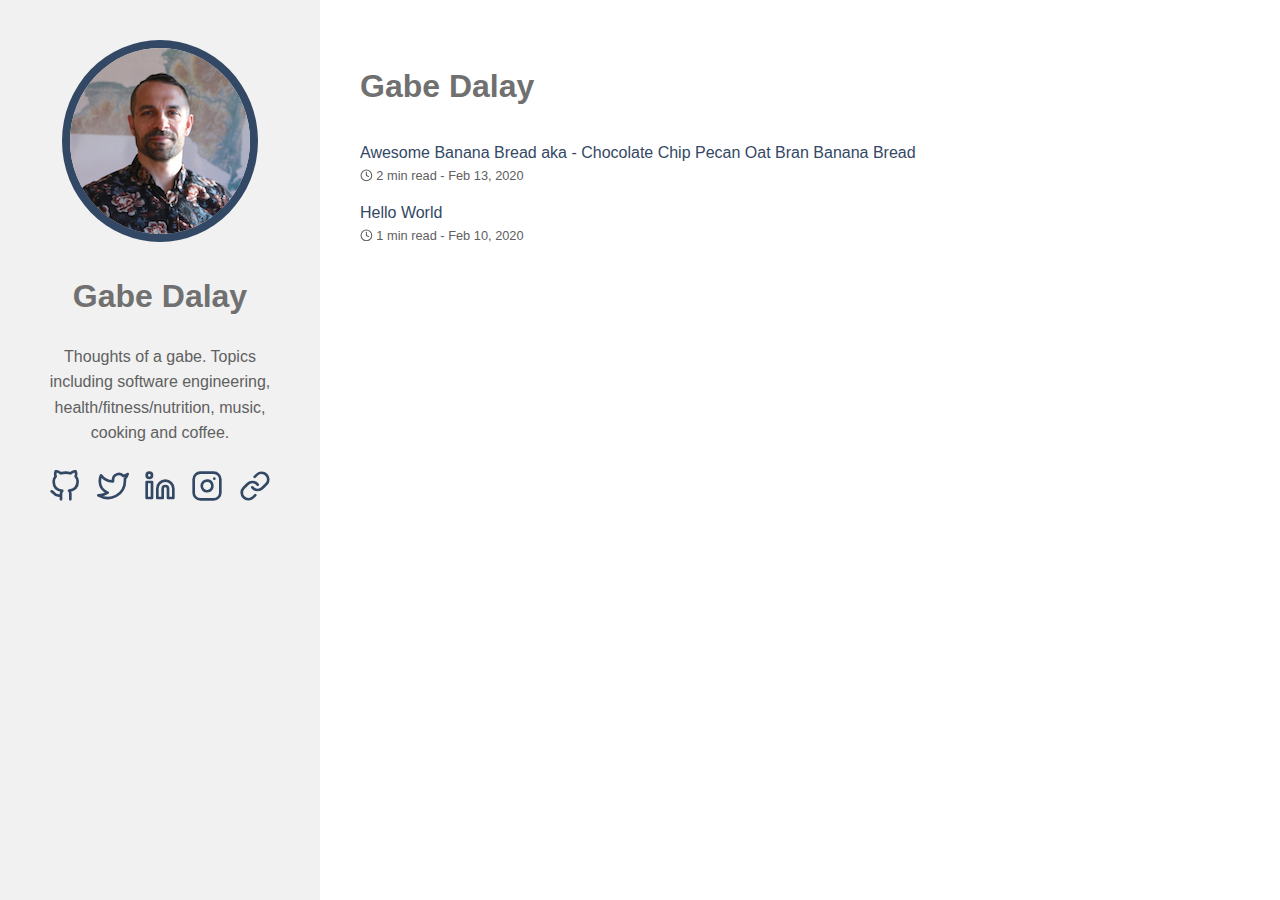
<file: index.html>
<!doctype html>
<html lang="en-us">

<head>
  <title>Gabe Dalay</title>
  <meta charset="utf-8" />
  <meta name="generator" content="Hugo 0.64.1" />
  <meta name="viewport" content="width=device-width, initial-scale=1" />
  <meta name="author" content="Gabe Dalay" />
  <meta name="description"
    content="Thoughts of a gabe. Topics including software engineering, health/fitness/nutrition, music, cooking and coffee." />
  <meta property="og:image" content="/avatar.jpg">
  <meta property="og:image:type" content="image/png">
  <meta property="og:image:width" content="1024">
  <meta property="og:image:height" content="1024">
  <link rel="stylesheet" href="/css/main.min.9487cddf2a8cffd29d946139c5a83c3acddb0e80f758254198f102aa512329da.css" />

  
  <meta name="twitter:card" content="summary"/>
<meta name="twitter:title" content="Gabe Dalay"/>
<meta name="twitter:description" content="Thoughts of a gabe. Topics including software engineering, health/fitness/nutrition, music, cooking and coffee."/>

  <meta property="og:title" content="Gabe Dalay" />
<meta property="og:description" content="Thoughts of a gabe. Topics including software engineering, health/fitness/nutrition, music, cooking and coffee." />
<meta property="og:type" content="website" />
<meta property="og:url" content="/" />
<meta property="og:updated_time" content="2020-02-13T19:34:22-05:00" />


</head>

<body>
  <header class="app-header">
    <a href="/"><img class="app-header-avatar"
        src="/avatar.jpg"
        alt="Gabe Dalay" /></a>
    <h1>Gabe Dalay</h1>
    <p>
      Thoughts of a gabe. Topics including software engineering, health/fitness/nutrition, music, cooking and coffee.
    </p>
    <div class="app-header-social">
      
      <a target="_blank" href="https://github.com/jebrial"
        rel="noreferrer noopener"><svg xmlns="http://www.w3.org/2000/svg" width="24" height="24" viewBox="0 0 24 24" fill="none" stroke="currentColor" stroke-width="2" stroke-linecap="round" stroke-linejoin="round" class="icon icon-github">
  <title>github</title>
  <path d="M9 19c-5 1.5-5-2.5-7-3m14 6v-3.87a3.37 3.37 0 0 0-.94-2.61c3.14-.35 6.44-1.54 6.44-7A5.44 5.44 0 0 0 20 4.77 5.07 5.07 0 0 0 19.91 1S18.73.65 16 2.48a13.38 13.38 0 0 0-7 0C6.27.65 5.09 1 5.09 1A5.07 5.07 0 0 0 5 4.77a5.44 5.44 0 0 0-1.5 3.78c0 5.42 3.3 6.61 6.44 7A3.37 3.37 0 0 0 9 18.13V22"></path>
</svg></a>
      
      <a target="_blank" href="https://twitter.com/gabedalay"
        rel="noreferrer noopener"><svg xmlns="http://www.w3.org/2000/svg" width="24" height="24" viewBox="0 0 24 24" fill="none" stroke="currentColor" stroke-width="2" stroke-linecap="round" stroke-linejoin="round" class="icon icon-twitter">
  <title>twitter</title>
  <path d="M23 3a10.9 10.9 0 0 1-3.14 1.53 4.48 4.48 0 0 0-7.86 3v1A10.66 10.66 0 0 1 3 4s-4 9 5 13a11.64 11.64 0 0 1-7 2c9 5 20 0 20-11.5a4.5 4.5 0 0 0-.08-.83A7.72 7.72 0 0 0 23 3z"></path>
</svg></a>
      
      <a target="_blank" href="https://www.linkedin.com/in/gabrieldalay/"
        rel="noreferrer noopener"><svg xmlns="http://www.w3.org/2000/svg" width="24" height="24" viewBox="0 0 24 24" fill="none" stroke="currentColor" stroke-width="2" stroke-linecap="round" stroke-linejoin="round" class="icon icon-linkedin">
  <title>linkedin</title>
  <path d="M16 8a6 6 0 0 1 6 6v7h-4v-7a2 2 0 0 0-2-2 2 2 0 0 0-2 2v7h-4v-7a6 6 0 0 1 6-6z"></path><rect x="2" y="9" width="4" height="12"></rect><circle cx="4" cy="4" r="2"></circle>
</svg></a>
      
      <a target="_blank" href="https://www.instagram.com/jebrial/"
        rel="noreferrer noopener"><svg xmlns="http://www.w3.org/2000/svg" width="24" height="24" viewBox="0 0 24 24" fill="none" stroke="currentColor" stroke-width="2" stroke-linecap="round" stroke-linejoin="round" class="icon icon-instagram">
  <title>instagram</title>
  <rect x="2" y="2" width="20" height="20" rx="5" ry="5"></rect><path d="M16 11.37A4 4 0 1 1 12.63 8 4 4 0 0 1 16 11.37z"></path><line x1="17.5" y1="6.5" x2="17.5" y2="6.5"></line>
</svg></a>
      
      <a target="_blank" href="https://soundcloud.com/xjebrialx"
        rel="noreferrer noopener"><svg xmlns="http://www.w3.org/2000/svg" width="24" height="24" viewBox="0 0 24 24" fill="none" stroke="currentColor" stroke-width="2" stroke-linecap="round" stroke-linejoin="round" class="icon icon-link">
  <path d="M10 13a5 5 0 0 0 7.54.54l3-3a5 5 0 0 0-7.07-7.07l-1.72 1.71"></path>
  <path d="M14 11a5 5 0 0 0-7.54-.54l-3 3a5 5 0 0 0 7.07 7.07l1.71-1.71"></path>
</svg></a>
      
    </div>
  </header>
  <main class="app-container">
    
  <article>
    <h1>Gabe Dalay</h1>
    <ul class="posts-list">
      
        <li class="posts-list-item">
          <a class="posts-list-item-title" href="/posts/awesome-banana-bread/">Awesome Banana Bread aka - Chocolate Chip Pecan Oat Bran Banana Bread</a>
          <span class="posts-list-item-description">
            <svg xmlns="http://www.w3.org/2000/svg" width="24" height="24" viewBox="0 0 24 24" fill="none" stroke="currentColor" stroke-width="2" stroke-linecap="round" stroke-linejoin="round" class="icon icon-clock">
  <title>clock</title>
  <circle cx="12" cy="12" r="10"></circle><polyline points="12 6 12 12 16 14"></polyline>
</svg> 2 min read -
            Feb 13, 2020
          </span>
        </li>
      
        <li class="posts-list-item">
          <a class="posts-list-item-title" href="/posts/hello-world/">Hello World</a>
          <span class="posts-list-item-description">
            <svg xmlns="http://www.w3.org/2000/svg" width="24" height="24" viewBox="0 0 24 24" fill="none" stroke="currentColor" stroke-width="2" stroke-linecap="round" stroke-linejoin="round" class="icon icon-clock">
  <title>clock</title>
  <circle cx="12" cy="12" r="10"></circle><polyline points="12 6 12 12 16 14"></polyline>
</svg> 1 min read -
            Feb 10, 2020
          </span>
        </li>
      
    </ul>
    



  </article>

  </main>
</body>

</html>
</file>
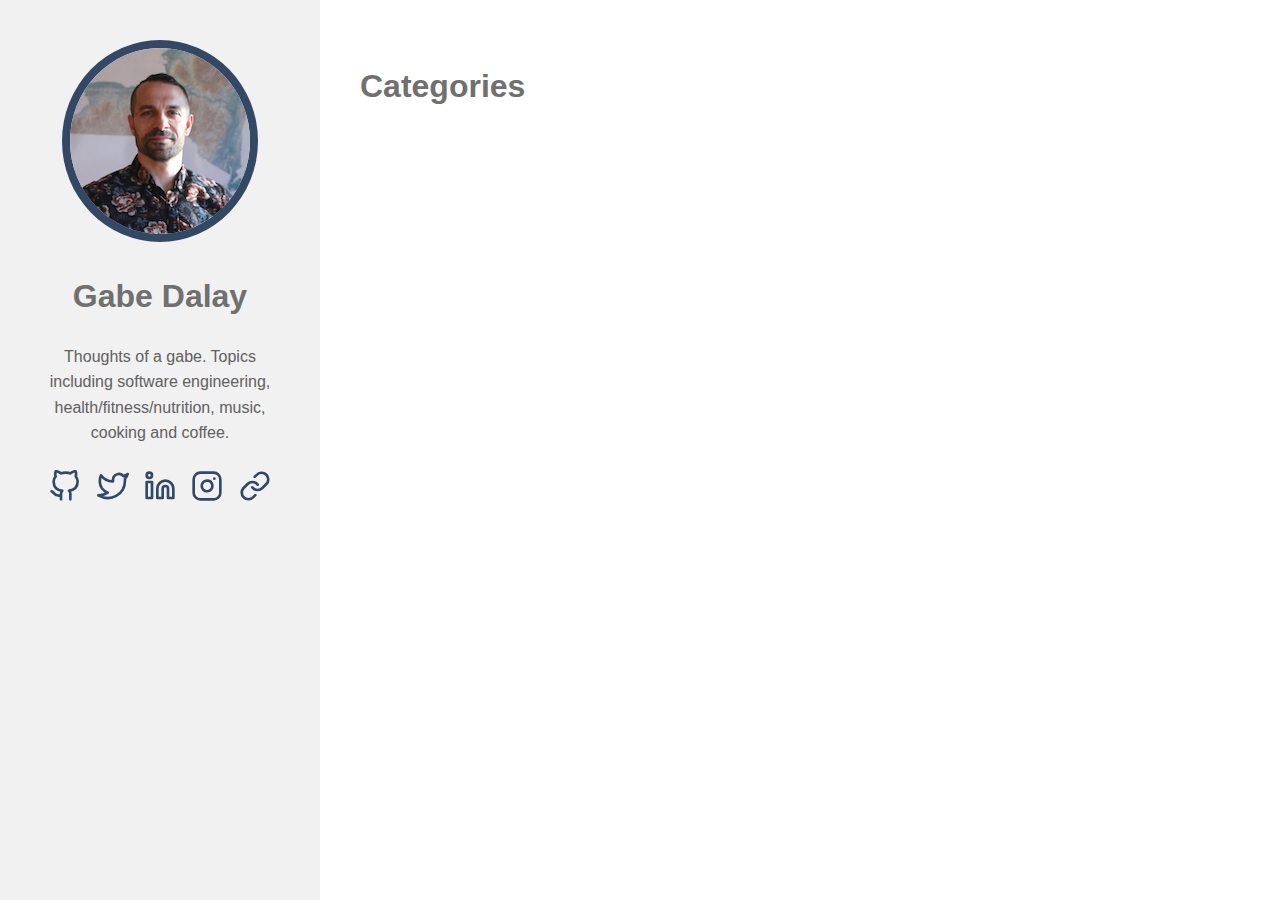
<file: categories/index.html>
<!doctype html>
<html lang="en-us">

<head>
  <title>Categories // Gabe Dalay</title>
  <meta charset="utf-8" />
  <meta name="generator" content="Hugo 0.64.1" />
  <meta name="viewport" content="width=device-width, initial-scale=1" />
  <meta name="author" content="Gabe Dalay" />
  <meta name="description"
    content="" />
  <meta property="og:image" content="/avatar.jpg">
  <meta property="og:image:type" content="image/png">
  <meta property="og:image:width" content="1024">
  <meta property="og:image:height" content="1024">
  <link rel="stylesheet" href="/css/main.min.9487cddf2a8cffd29d946139c5a83c3acddb0e80f758254198f102aa512329da.css" />

  
  <meta name="twitter:card" content="summary"/>
<meta name="twitter:title" content="Categories"/>
<meta name="twitter:description" content="Thoughts of a gabe. Topics including software engineering, health/fitness/nutrition, music, cooking and coffee."/>

  <meta property="og:title" content="Categories" />
<meta property="og:description" content="Thoughts of a gabe. Topics including software engineering, health/fitness/nutrition, music, cooking and coffee." />
<meta property="og:type" content="website" />
<meta property="og:url" content="/categories/" />



</head>

<body>
  <header class="app-header">
    <a href="/"><img class="app-header-avatar"
        src="/avatar.jpg"
        alt="Gabe Dalay" /></a>
    <h1>Gabe Dalay</h1>
    <p>
      Thoughts of a gabe. Topics including software engineering, health/fitness/nutrition, music, cooking and coffee.
    </p>
    <div class="app-header-social">
      
      <a target="_blank" href="https://github.com/jebrial"
        rel="noreferrer noopener"><svg xmlns="http://www.w3.org/2000/svg" width="24" height="24" viewBox="0 0 24 24" fill="none" stroke="currentColor" stroke-width="2" stroke-linecap="round" stroke-linejoin="round" class="icon icon-github">
  <title>github</title>
  <path d="M9 19c-5 1.5-5-2.5-7-3m14 6v-3.87a3.37 3.37 0 0 0-.94-2.61c3.14-.35 6.44-1.54 6.44-7A5.44 5.44 0 0 0 20 4.77 5.07 5.07 0 0 0 19.91 1S18.73.65 16 2.48a13.38 13.38 0 0 0-7 0C6.27.65 5.09 1 5.09 1A5.07 5.07 0 0 0 5 4.77a5.44 5.44 0 0 0-1.5 3.78c0 5.42 3.3 6.61 6.44 7A3.37 3.37 0 0 0 9 18.13V22"></path>
</svg></a>
      
      <a target="_blank" href="https://twitter.com/gabedalay"
        rel="noreferrer noopener"><svg xmlns="http://www.w3.org/2000/svg" width="24" height="24" viewBox="0 0 24 24" fill="none" stroke="currentColor" stroke-width="2" stroke-linecap="round" stroke-linejoin="round" class="icon icon-twitter">
  <title>twitter</title>
  <path d="M23 3a10.9 10.9 0 0 1-3.14 1.53 4.48 4.48 0 0 0-7.86 3v1A10.66 10.66 0 0 1 3 4s-4 9 5 13a11.64 11.64 0 0 1-7 2c9 5 20 0 20-11.5a4.5 4.5 0 0 0-.08-.83A7.72 7.72 0 0 0 23 3z"></path>
</svg></a>
      
      <a target="_blank" href="https://www.linkedin.com/in/gabrieldalay/"
        rel="noreferrer noopener"><svg xmlns="http://www.w3.org/2000/svg" width="24" height="24" viewBox="0 0 24 24" fill="none" stroke="currentColor" stroke-width="2" stroke-linecap="round" stroke-linejoin="round" class="icon icon-linkedin">
  <title>linkedin</title>
  <path d="M16 8a6 6 0 0 1 6 6v7h-4v-7a2 2 0 0 0-2-2 2 2 0 0 0-2 2v7h-4v-7a6 6 0 0 1 6-6z"></path><rect x="2" y="9" width="4" height="12"></rect><circle cx="4" cy="4" r="2"></circle>
</svg></a>
      
      <a target="_blank" href="https://www.instagram.com/jebrial/"
        rel="noreferrer noopener"><svg xmlns="http://www.w3.org/2000/svg" width="24" height="24" viewBox="0 0 24 24" fill="none" stroke="currentColor" stroke-width="2" stroke-linecap="round" stroke-linejoin="round" class="icon icon-instagram">
  <title>instagram</title>
  <rect x="2" y="2" width="20" height="20" rx="5" ry="5"></rect><path d="M16 11.37A4 4 0 1 1 12.63 8 4 4 0 0 1 16 11.37z"></path><line x1="17.5" y1="6.5" x2="17.5" y2="6.5"></line>
</svg></a>
      
      <a target="_blank" href="https://soundcloud.com/xjebrialx"
        rel="noreferrer noopener"><svg xmlns="http://www.w3.org/2000/svg" width="24" height="24" viewBox="0 0 24 24" fill="none" stroke="currentColor" stroke-width="2" stroke-linecap="round" stroke-linejoin="round" class="icon icon-link">
  <path d="M10 13a5 5 0 0 0 7.54.54l3-3a5 5 0 0 0-7.07-7.07l-1.72 1.71"></path>
  <path d="M14 11a5 5 0 0 0-7.54-.54l-3 3a5 5 0 0 0 7.07 7.07l1.71-1.71"></path>
</svg></a>
      
    </div>
  </header>
  <main class="app-container">
    
  <article>
    <h1>Categories</h1>
    <ul class="posts-list">
      
    </ul>
    



  </article>

  </main>
</body>

</html>
</file>
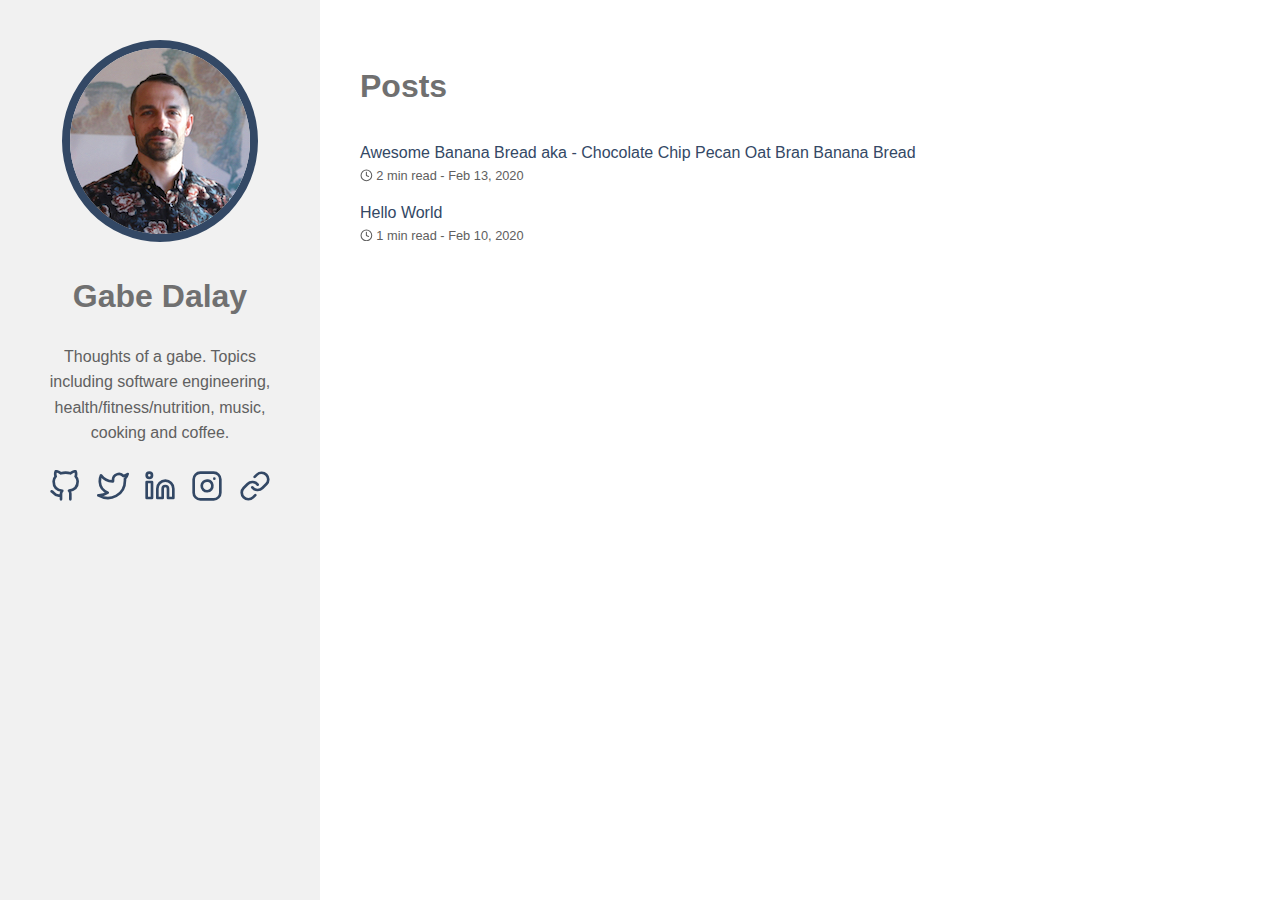
<file: posts/index.html>
<!doctype html>
<html lang="en-us">

<head>
  <title>Posts // Gabe Dalay</title>
  <meta charset="utf-8" />
  <meta name="generator" content="Hugo 0.64.1" />
  <meta name="viewport" content="width=device-width, initial-scale=1" />
  <meta name="author" content="Gabe Dalay" />
  <meta name="description"
    content="" />
  <meta property="og:image" content="/avatar.jpg">
  <meta property="og:image:type" content="image/png">
  <meta property="og:image:width" content="1024">
  <meta property="og:image:height" content="1024">
  <link rel="stylesheet" href="/css/main.min.9487cddf2a8cffd29d946139c5a83c3acddb0e80f758254198f102aa512329da.css" />

  
  <meta name="twitter:card" content="summary"/>
<meta name="twitter:title" content="Posts"/>
<meta name="twitter:description" content="Thoughts of a gabe. Topics including software engineering, health/fitness/nutrition, music, cooking and coffee."/>

  <meta property="og:title" content="Posts" />
<meta property="og:description" content="Thoughts of a gabe. Topics including software engineering, health/fitness/nutrition, music, cooking and coffee." />
<meta property="og:type" content="website" />
<meta property="og:url" content="/posts/" />
<meta property="og:updated_time" content="2020-02-13T19:34:22-05:00" />


</head>

<body>
  <header class="app-header">
    <a href="/"><img class="app-header-avatar"
        src="/avatar.jpg"
        alt="Gabe Dalay" /></a>
    <h1>Gabe Dalay</h1>
    <p>
      Thoughts of a gabe. Topics including software engineering, health/fitness/nutrition, music, cooking and coffee.
    </p>
    <div class="app-header-social">
      
      <a target="_blank" href="https://github.com/jebrial"
        rel="noreferrer noopener"><svg xmlns="http://www.w3.org/2000/svg" width="24" height="24" viewBox="0 0 24 24" fill="none" stroke="currentColor" stroke-width="2" stroke-linecap="round" stroke-linejoin="round" class="icon icon-github">
  <title>github</title>
  <path d="M9 19c-5 1.5-5-2.5-7-3m14 6v-3.87a3.37 3.37 0 0 0-.94-2.61c3.14-.35 6.44-1.54 6.44-7A5.44 5.44 0 0 0 20 4.77 5.07 5.07 0 0 0 19.91 1S18.73.65 16 2.48a13.38 13.38 0 0 0-7 0C6.27.65 5.09 1 5.09 1A5.07 5.07 0 0 0 5 4.77a5.44 5.44 0 0 0-1.5 3.78c0 5.42 3.3 6.61 6.44 7A3.37 3.37 0 0 0 9 18.13V22"></path>
</svg></a>
      
      <a target="_blank" href="https://twitter.com/gabedalay"
        rel="noreferrer noopener"><svg xmlns="http://www.w3.org/2000/svg" width="24" height="24" viewBox="0 0 24 24" fill="none" stroke="currentColor" stroke-width="2" stroke-linecap="round" stroke-linejoin="round" class="icon icon-twitter">
  <title>twitter</title>
  <path d="M23 3a10.9 10.9 0 0 1-3.14 1.53 4.48 4.48 0 0 0-7.86 3v1A10.66 10.66 0 0 1 3 4s-4 9 5 13a11.64 11.64 0 0 1-7 2c9 5 20 0 20-11.5a4.5 4.5 0 0 0-.08-.83A7.72 7.72 0 0 0 23 3z"></path>
</svg></a>
      
      <a target="_blank" href="https://www.linkedin.com/in/gabrieldalay/"
        rel="noreferrer noopener"><svg xmlns="http://www.w3.org/2000/svg" width="24" height="24" viewBox="0 0 24 24" fill="none" stroke="currentColor" stroke-width="2" stroke-linecap="round" stroke-linejoin="round" class="icon icon-linkedin">
  <title>linkedin</title>
  <path d="M16 8a6 6 0 0 1 6 6v7h-4v-7a2 2 0 0 0-2-2 2 2 0 0 0-2 2v7h-4v-7a6 6 0 0 1 6-6z"></path><rect x="2" y="9" width="4" height="12"></rect><circle cx="4" cy="4" r="2"></circle>
</svg></a>
      
      <a target="_blank" href="https://www.instagram.com/jebrial/"
        rel="noreferrer noopener"><svg xmlns="http://www.w3.org/2000/svg" width="24" height="24" viewBox="0 0 24 24" fill="none" stroke="currentColor" stroke-width="2" stroke-linecap="round" stroke-linejoin="round" class="icon icon-instagram">
  <title>instagram</title>
  <rect x="2" y="2" width="20" height="20" rx="5" ry="5"></rect><path d="M16 11.37A4 4 0 1 1 12.63 8 4 4 0 0 1 16 11.37z"></path><line x1="17.5" y1="6.5" x2="17.5" y2="6.5"></line>
</svg></a>
      
      <a target="_blank" href="https://soundcloud.com/xjebrialx"
        rel="noreferrer noopener"><svg xmlns="http://www.w3.org/2000/svg" width="24" height="24" viewBox="0 0 24 24" fill="none" stroke="currentColor" stroke-width="2" stroke-linecap="round" stroke-linejoin="round" class="icon icon-link">
  <path d="M10 13a5 5 0 0 0 7.54.54l3-3a5 5 0 0 0-7.07-7.07l-1.72 1.71"></path>
  <path d="M14 11a5 5 0 0 0-7.54-.54l-3 3a5 5 0 0 0 7.07 7.07l1.71-1.71"></path>
</svg></a>
      
    </div>
  </header>
  <main class="app-container">
    
  <article>
    <h1>Posts</h1>
    <ul class="posts-list">
      
        <li class="posts-list-item">
          <a class="posts-list-item-title" href="/posts/awesome-banana-bread/">Awesome Banana Bread aka - Chocolate Chip Pecan Oat Bran Banana Bread</a>
          <span class="posts-list-item-description">
            <svg xmlns="http://www.w3.org/2000/svg" width="24" height="24" viewBox="0 0 24 24" fill="none" stroke="currentColor" stroke-width="2" stroke-linecap="round" stroke-linejoin="round" class="icon icon-clock">
  <title>clock</title>
  <circle cx="12" cy="12" r="10"></circle><polyline points="12 6 12 12 16 14"></polyline>
</svg> 2 min read -
            Feb 13, 2020
          </span>
        </li>
      
        <li class="posts-list-item">
          <a class="posts-list-item-title" href="/posts/hello-world/">Hello World</a>
          <span class="posts-list-item-description">
            <svg xmlns="http://www.w3.org/2000/svg" width="24" height="24" viewBox="0 0 24 24" fill="none" stroke="currentColor" stroke-width="2" stroke-linecap="round" stroke-linejoin="round" class="icon icon-clock">
  <title>clock</title>
  <circle cx="12" cy="12" r="10"></circle><polyline points="12 6 12 12 16 14"></polyline>
</svg> 1 min read -
            Feb 10, 2020
          </span>
        </li>
      
    </ul>
    



  </article>

  </main>
</body>

</html>
</file>
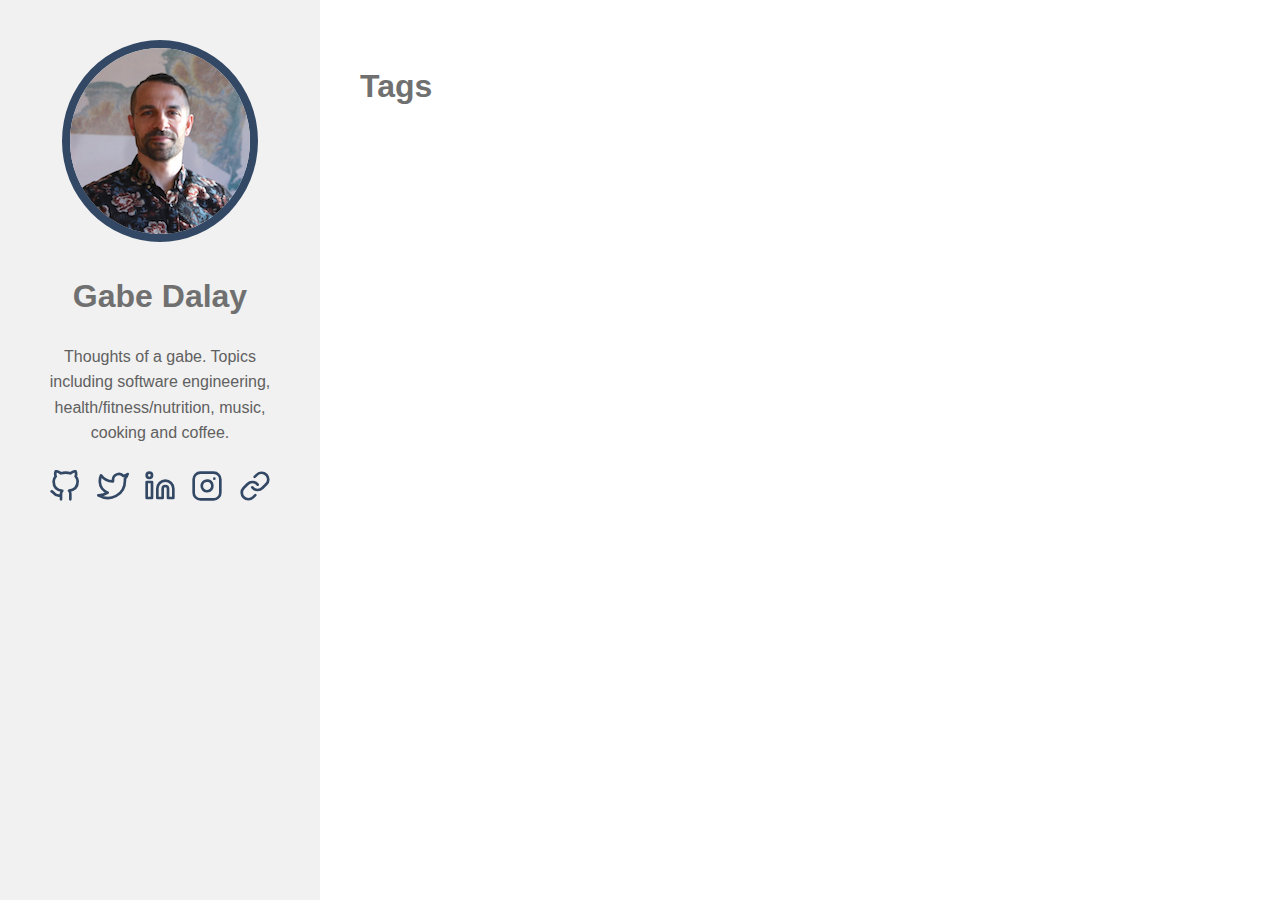
<file: tags/index.html>
<!doctype html>
<html lang="en-us">

<head>
  <title>Tags // Gabe Dalay</title>
  <meta charset="utf-8" />
  <meta name="generator" content="Hugo 0.64.1" />
  <meta name="viewport" content="width=device-width, initial-scale=1" />
  <meta name="author" content="Gabe Dalay" />
  <meta name="description"
    content="" />
  <meta property="og:image" content="/avatar.jpg">
  <meta property="og:image:type" content="image/png">
  <meta property="og:image:width" content="1024">
  <meta property="og:image:height" content="1024">
  <link rel="stylesheet" href="/css/main.min.9487cddf2a8cffd29d946139c5a83c3acddb0e80f758254198f102aa512329da.css" />

  
  <meta name="twitter:card" content="summary"/>
<meta name="twitter:title" content="Tags"/>
<meta name="twitter:description" content="Thoughts of a gabe. Topics including software engineering, health/fitness/nutrition, music, cooking and coffee."/>

  <meta property="og:title" content="Tags" />
<meta property="og:description" content="Thoughts of a gabe. Topics including software engineering, health/fitness/nutrition, music, cooking and coffee." />
<meta property="og:type" content="website" />
<meta property="og:url" content="/tags/" />



</head>

<body>
  <header class="app-header">
    <a href="/"><img class="app-header-avatar"
        src="/avatar.jpg"
        alt="Gabe Dalay" /></a>
    <h1>Gabe Dalay</h1>
    <p>
      Thoughts of a gabe. Topics including software engineering, health/fitness/nutrition, music, cooking and coffee.
    </p>
    <div class="app-header-social">
      
      <a target="_blank" href="https://github.com/jebrial"
        rel="noreferrer noopener"><svg xmlns="http://www.w3.org/2000/svg" width="24" height="24" viewBox="0 0 24 24" fill="none" stroke="currentColor" stroke-width="2" stroke-linecap="round" stroke-linejoin="round" class="icon icon-github">
  <title>github</title>
  <path d="M9 19c-5 1.5-5-2.5-7-3m14 6v-3.87a3.37 3.37 0 0 0-.94-2.61c3.14-.35 6.44-1.54 6.44-7A5.44 5.44 0 0 0 20 4.77 5.07 5.07 0 0 0 19.91 1S18.73.65 16 2.48a13.38 13.38 0 0 0-7 0C6.27.65 5.09 1 5.09 1A5.07 5.07 0 0 0 5 4.77a5.44 5.44 0 0 0-1.5 3.78c0 5.42 3.3 6.61 6.44 7A3.37 3.37 0 0 0 9 18.13V22"></path>
</svg></a>
      
      <a target="_blank" href="https://twitter.com/gabedalay"
        rel="noreferrer noopener"><svg xmlns="http://www.w3.org/2000/svg" width="24" height="24" viewBox="0 0 24 24" fill="none" stroke="currentColor" stroke-width="2" stroke-linecap="round" stroke-linejoin="round" class="icon icon-twitter">
  <title>twitter</title>
  <path d="M23 3a10.9 10.9 0 0 1-3.14 1.53 4.48 4.48 0 0 0-7.86 3v1A10.66 10.66 0 0 1 3 4s-4 9 5 13a11.64 11.64 0 0 1-7 2c9 5 20 0 20-11.5a4.5 4.5 0 0 0-.08-.83A7.72 7.72 0 0 0 23 3z"></path>
</svg></a>
      
      <a target="_blank" href="https://www.linkedin.com/in/gabrieldalay/"
        rel="noreferrer noopener"><svg xmlns="http://www.w3.org/2000/svg" width="24" height="24" viewBox="0 0 24 24" fill="none" stroke="currentColor" stroke-width="2" stroke-linecap="round" stroke-linejoin="round" class="icon icon-linkedin">
  <title>linkedin</title>
  <path d="M16 8a6 6 0 0 1 6 6v7h-4v-7a2 2 0 0 0-2-2 2 2 0 0 0-2 2v7h-4v-7a6 6 0 0 1 6-6z"></path><rect x="2" y="9" width="4" height="12"></rect><circle cx="4" cy="4" r="2"></circle>
</svg></a>
      
      <a target="_blank" href="https://www.instagram.com/jebrial/"
        rel="noreferrer noopener"><svg xmlns="http://www.w3.org/2000/svg" width="24" height="24" viewBox="0 0 24 24" fill="none" stroke="currentColor" stroke-width="2" stroke-linecap="round" stroke-linejoin="round" class="icon icon-instagram">
  <title>instagram</title>
  <rect x="2" y="2" width="20" height="20" rx="5" ry="5"></rect><path d="M16 11.37A4 4 0 1 1 12.63 8 4 4 0 0 1 16 11.37z"></path><line x1="17.5" y1="6.5" x2="17.5" y2="6.5"></line>
</svg></a>
      
      <a target="_blank" href="https://soundcloud.com/xjebrialx"
        rel="noreferrer noopener"><svg xmlns="http://www.w3.org/2000/svg" width="24" height="24" viewBox="0 0 24 24" fill="none" stroke="currentColor" stroke-width="2" stroke-linecap="round" stroke-linejoin="round" class="icon icon-link">
  <path d="M10 13a5 5 0 0 0 7.54.54l3-3a5 5 0 0 0-7.07-7.07l-1.72 1.71"></path>
  <path d="M14 11a5 5 0 0 0-7.54-.54l-3 3a5 5 0 0 0 7.07 7.07l1.71-1.71"></path>
</svg></a>
      
    </div>
  </header>
  <main class="app-container">
    
  <article>
    <h1>Tags</h1>
    <ul class="posts-list">
      
    </ul>
    



  </article>

  </main>
</body>

</html>
</file>
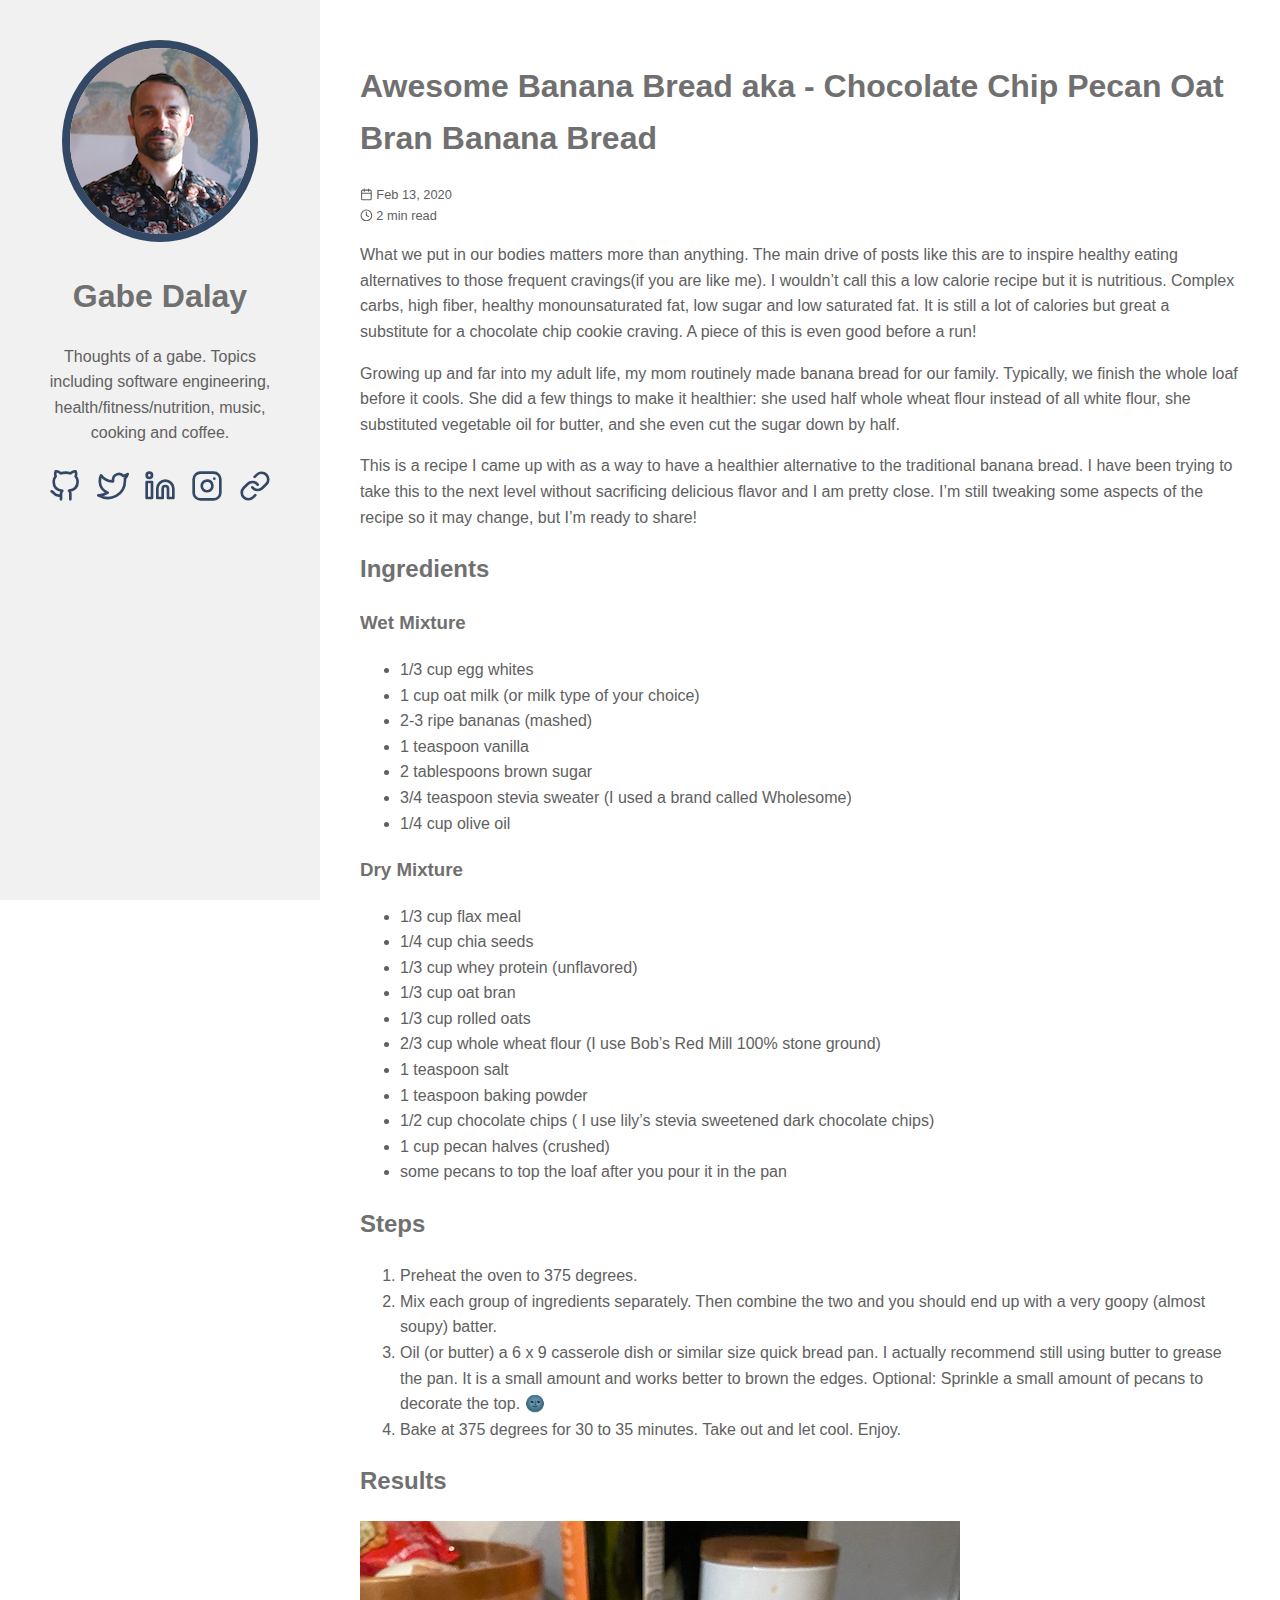
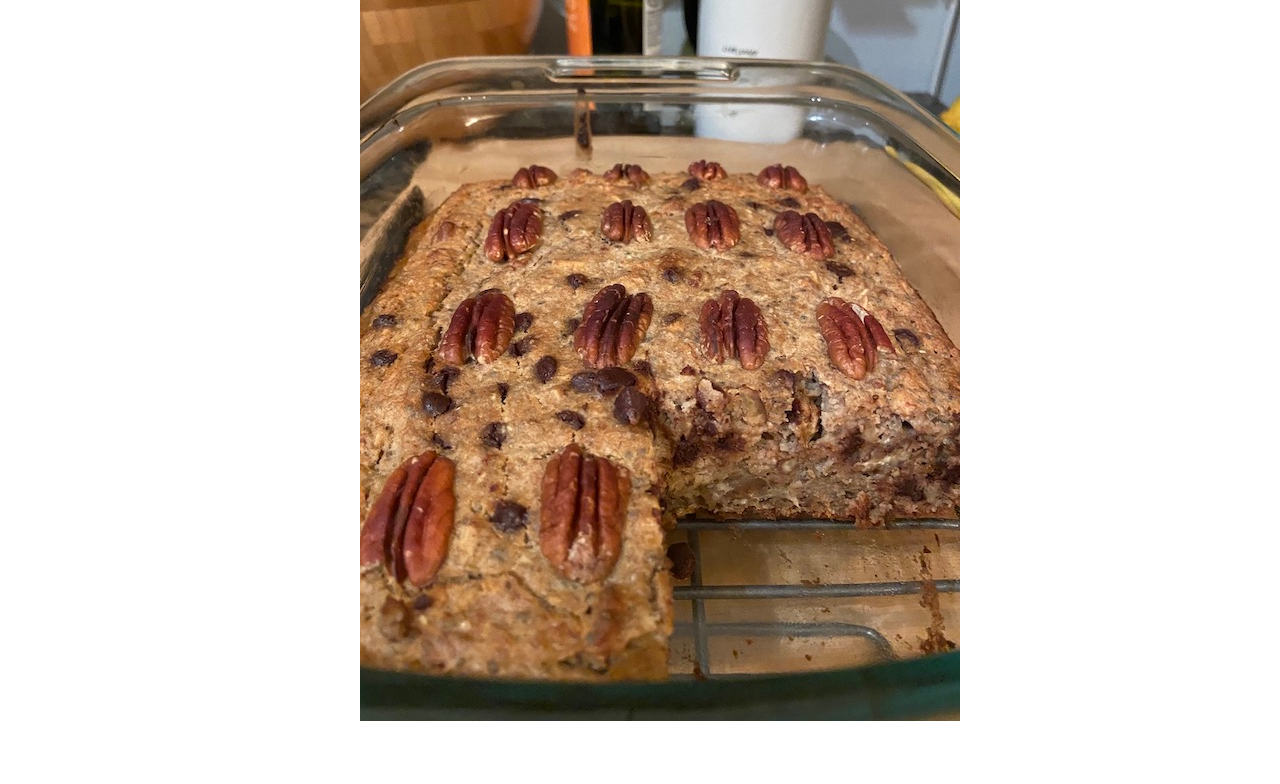
<file: posts/awesome-banana-bread/index.html>
<!doctype html>
<html lang="en-us">

<head>
  <title>Awesome Banana Bread aka - Chocolate Chip Pecan Oat Bran Banana Bread // Gabe Dalay</title>
  <meta charset="utf-8" />
  <meta name="generator" content="Hugo 0.64.1" />
  <meta name="viewport" content="width=device-width, initial-scale=1" />
  <meta name="author" content="Gabe Dalay" />
  <meta name="description"
    content="" />
  <meta property="og:image" content="/avatar.jpg">
  <meta property="og:image:type" content="image/png">
  <meta property="og:image:width" content="1024">
  <meta property="og:image:height" content="1024">
  <link rel="stylesheet" href="/css/main.min.9487cddf2a8cffd29d946139c5a83c3acddb0e80f758254198f102aa512329da.css" />

  
  <meta name="twitter:card" content="summary"/>
<meta name="twitter:title" content="Awesome Banana Bread aka - Chocolate Chip Pecan Oat Bran Banana Bread"/>
<meta name="twitter:description" content="What we put in our bodies matters more than anything. The main drive of posts like this are to inspire healthy eating alternatives to those frequent cravings(if you are like me). I wouldn&rsquo;t call this a low calorie recipe but it is nutritious. Complex carbs, high fiber, healthy monounsaturated fat, low sugar and low saturated fat. It is still a lot of calories but great a substitute for a chocolate chip cookie craving."/>

  <meta property="og:title" content="Awesome Banana Bread aka - Chocolate Chip Pecan Oat Bran Banana Bread" />
<meta property="og:description" content="What we put in our bodies matters more than anything. The main drive of posts like this are to inspire healthy eating alternatives to those frequent cravings(if you are like me). I wouldn&rsquo;t call this a low calorie recipe but it is nutritious. Complex carbs, high fiber, healthy monounsaturated fat, low sugar and low saturated fat. It is still a lot of calories but great a substitute for a chocolate chip cookie craving." />
<meta property="og:type" content="article" />
<meta property="og:url" content="/posts/awesome-banana-bread/" />
<meta property="article:published_time" content="2020-02-13T19:34:22-05:00" />
<meta property="article:modified_time" content="2020-02-13T19:34:22-05:00" />


</head>

<body>
  <header class="app-header">
    <a href="/"><img class="app-header-avatar"
        src="/avatar.jpg"
        alt="Gabe Dalay" /></a>
    <h1>Gabe Dalay</h1>
    <p>
      Thoughts of a gabe. Topics including software engineering, health/fitness/nutrition, music, cooking and coffee.
    </p>
    <div class="app-header-social">
      
      <a target="_blank" href="https://github.com/jebrial"
        rel="noreferrer noopener"><svg xmlns="http://www.w3.org/2000/svg" width="24" height="24" viewBox="0 0 24 24" fill="none" stroke="currentColor" stroke-width="2" stroke-linecap="round" stroke-linejoin="round" class="icon icon-github">
  <title>github</title>
  <path d="M9 19c-5 1.5-5-2.5-7-3m14 6v-3.87a3.37 3.37 0 0 0-.94-2.61c3.14-.35 6.44-1.54 6.44-7A5.44 5.44 0 0 0 20 4.77 5.07 5.07 0 0 0 19.91 1S18.73.65 16 2.48a13.38 13.38 0 0 0-7 0C6.27.65 5.09 1 5.09 1A5.07 5.07 0 0 0 5 4.77a5.44 5.44 0 0 0-1.5 3.78c0 5.42 3.3 6.61 6.44 7A3.37 3.37 0 0 0 9 18.13V22"></path>
</svg></a>
      
      <a target="_blank" href="https://twitter.com/gabedalay"
        rel="noreferrer noopener"><svg xmlns="http://www.w3.org/2000/svg" width="24" height="24" viewBox="0 0 24 24" fill="none" stroke="currentColor" stroke-width="2" stroke-linecap="round" stroke-linejoin="round" class="icon icon-twitter">
  <title>twitter</title>
  <path d="M23 3a10.9 10.9 0 0 1-3.14 1.53 4.48 4.48 0 0 0-7.86 3v1A10.66 10.66 0 0 1 3 4s-4 9 5 13a11.64 11.64 0 0 1-7 2c9 5 20 0 20-11.5a4.5 4.5 0 0 0-.08-.83A7.72 7.72 0 0 0 23 3z"></path>
</svg></a>
      
      <a target="_blank" href="https://www.linkedin.com/in/gabrieldalay/"
        rel="noreferrer noopener"><svg xmlns="http://www.w3.org/2000/svg" width="24" height="24" viewBox="0 0 24 24" fill="none" stroke="currentColor" stroke-width="2" stroke-linecap="round" stroke-linejoin="round" class="icon icon-linkedin">
  <title>linkedin</title>
  <path d="M16 8a6 6 0 0 1 6 6v7h-4v-7a2 2 0 0 0-2-2 2 2 0 0 0-2 2v7h-4v-7a6 6 0 0 1 6-6z"></path><rect x="2" y="9" width="4" height="12"></rect><circle cx="4" cy="4" r="2"></circle>
</svg></a>
      
      <a target="_blank" href="https://www.instagram.com/jebrial/"
        rel="noreferrer noopener"><svg xmlns="http://www.w3.org/2000/svg" width="24" height="24" viewBox="0 0 24 24" fill="none" stroke="currentColor" stroke-width="2" stroke-linecap="round" stroke-linejoin="round" class="icon icon-instagram">
  <title>instagram</title>
  <rect x="2" y="2" width="20" height="20" rx="5" ry="5"></rect><path d="M16 11.37A4 4 0 1 1 12.63 8 4 4 0 0 1 16 11.37z"></path><line x1="17.5" y1="6.5" x2="17.5" y2="6.5"></line>
</svg></a>
      
      <a target="_blank" href="https://soundcloud.com/xjebrialx"
        rel="noreferrer noopener"><svg xmlns="http://www.w3.org/2000/svg" width="24" height="24" viewBox="0 0 24 24" fill="none" stroke="currentColor" stroke-width="2" stroke-linecap="round" stroke-linejoin="round" class="icon icon-link">
  <path d="M10 13a5 5 0 0 0 7.54.54l3-3a5 5 0 0 0-7.07-7.07l-1.72 1.71"></path>
  <path d="M14 11a5 5 0 0 0-7.54-.54l-3 3a5 5 0 0 0 7.07 7.07l1.71-1.71"></path>
</svg></a>
      
    </div>
  </header>
  <main class="app-container">
    
  <article class="post">
    <header class="post-header">
      <h1 class ="post-title">Awesome Banana Bread aka - Chocolate Chip Pecan Oat Bran Banana Bread</h1>
      <div class="post-meta">
        <div>
          <svg xmlns="http://www.w3.org/2000/svg" width="24" height="24" viewBox="0 0 24 24" fill="none" stroke="currentColor" stroke-width="2" stroke-linecap="round" stroke-linejoin="round" class="icon icon-calendar">
  <title>calendar</title>
  <rect x="3" y="4" width="18" height="18" rx="2" ry="2"></rect><line x1="16" y1="2" x2="16" y2="6"></line><line x1="8" y1="2" x2="8" y2="6"></line><line x1="3" y1="10" x2="21" y2="10"></line>
</svg>
          Feb 13, 2020
        </div>
        <div>
          <svg xmlns="http://www.w3.org/2000/svg" width="24" height="24" viewBox="0 0 24 24" fill="none" stroke="currentColor" stroke-width="2" stroke-linecap="round" stroke-linejoin="round" class="icon icon-clock">
  <title>clock</title>
  <circle cx="12" cy="12" r="10"></circle><polyline points="12 6 12 12 16 14"></polyline>
</svg>
          2 min read
        </div></div>
    </header>
    <div class="post-content">
      <p>What we put in our bodies matters more than anything. The main drive of posts like this are to inspire healthy eating alternatives to those frequent cravings(if you are like me). I wouldn&rsquo;t call this a low calorie recipe but it is nutritious. Complex carbs, high fiber, healthy monounsaturated fat, low sugar and low saturated fat. It is still a lot of calories but great a substitute for a chocolate chip cookie craving. A piece of this is even good before a run!</p>
<p>Growing up and far into my adult life, my mom routinely made banana bread for our family. Typically, we finish the whole loaf before it cools. She did a few things to make it healthier: she used half whole wheat flour instead of all white flour, she substituted vegetable oil for butter, and she even cut the sugar down by half.</p>
<p>This is a recipe I came up with as a way to have a healthier alternative to the traditional banana bread. I have been trying to take this to the next level without sacrificing delicious flavor and I am pretty close. I&rsquo;m still tweaking some aspects of the recipe so it may change, but I&rsquo;m ready to share!</p>
<h2 id="ingredients">Ingredients</h2>
<h3 id="wet-mixture">Wet Mixture</h3>
<ul>
<li>1/3 cup egg whites</li>
<li>1 cup oat milk (or milk type of your choice)</li>
<li>2-3 ripe bananas (mashed)</li>
<li>1 teaspoon vanilla</li>
<li>2 tablespoons brown sugar</li>
<li>3/4 teaspoon stevia sweater (I used a brand called Wholesome)</li>
<li>1/4 cup olive oil</li>
</ul>
<h3 id="dry-mixture">Dry Mixture</h3>
<ul>
<li>1/3 cup flax meal</li>
<li>1/4 cup chia seeds</li>
<li>1/3 cup whey protein (unflavored)</li>
<li>1/3 cup oat bran</li>
<li>1/3 cup rolled oats</li>
<li>2/3 cup whole wheat flour (I use Bob&rsquo;s Red Mill 100% stone ground)</li>
<li>1 teaspoon salt</li>
<li>1 teaspoon baking powder</li>
<li>1/2 cup chocolate chips ( I use lily&rsquo;s stevia sweetened dark chocolate chips)</li>
<li>1 cup pecan halves (crushed)</li>
<li>some pecans to top the loaf after you pour it in the pan</li>
</ul>
<h2 id="steps">Steps</h2>
<ol>
<li>Preheat the oven to 375 degrees.</li>
<li>Mix each group of ingredients separately. Then combine the two and you should end up with a very goopy (almost soupy) batter.</li>
<li>Oil (or butter) a 6 x 9 casserole dish or similar size quick bread pan. I actually recommend still using butter to grease the pan. It is a small amount and works better to brown the edges. Optional: Sprinkle a small amount of pecans to decorate the top. 🌚</li>
<li>Bake at 375 degrees for 30 to 35 minutes. Take out and let cool. Enjoy.</li>
</ol>
<h2 id="results">Results</h2>
<p><img src="/banana_bread.jpg" alt="awesome banana bread"></p>

    </div>
    <div class="post-footer">
      
    </div>
  </article>

  </main>
</body>

</html>
</file>
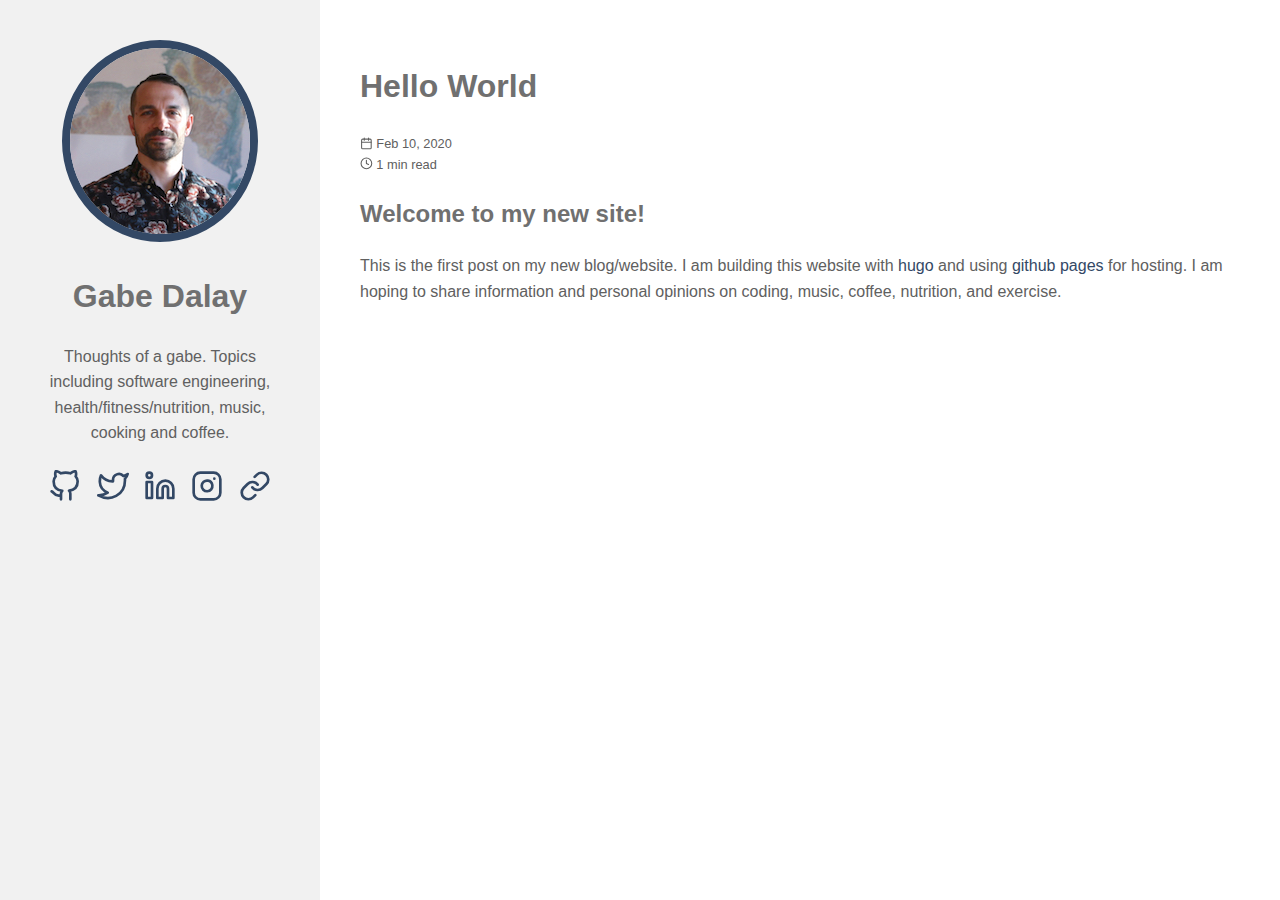
<file: posts/hello-world/index.html>
<!doctype html>
<html lang="en-us">

<head>
  <title>Hello World // Gabe Dalay</title>
  <meta charset="utf-8" />
  <meta name="generator" content="Hugo 0.64.1" />
  <meta name="viewport" content="width=device-width, initial-scale=1" />
  <meta name="author" content="Gabe Dalay" />
  <meta name="description"
    content="" />
  <meta property="og:image" content="/avatar.jpg">
  <meta property="og:image:type" content="image/png">
  <meta property="og:image:width" content="1024">
  <meta property="og:image:height" content="1024">
  <link rel="stylesheet" href="/css/main.min.9487cddf2a8cffd29d946139c5a83c3acddb0e80f758254198f102aa512329da.css" />

  
  <meta name="twitter:card" content="summary"/>
<meta name="twitter:title" content="Hello World"/>
<meta name="twitter:description" content="Welcome to my new site! This is the first post on my new blog/website. I am building this website with hugo and using github pages for hosting. I am hoping to share information and personal opinions on coding, music, coffee, nutrition, and exercise."/>

  <meta property="og:title" content="Hello World" />
<meta property="og:description" content="Welcome to my new site! This is the first post on my new blog/website. I am building this website with hugo and using github pages for hosting. I am hoping to share information and personal opinions on coding, music, coffee, nutrition, and exercise." />
<meta property="og:type" content="article" />
<meta property="og:url" content="/posts/hello-world/" />
<meta property="article:published_time" content="2020-02-10T13:41:05-05:00" />
<meta property="article:modified_time" content="2020-02-10T13:41:05-05:00" />


</head>

<body>
  <header class="app-header">
    <a href="/"><img class="app-header-avatar"
        src="/avatar.jpg"
        alt="Gabe Dalay" /></a>
    <h1>Gabe Dalay</h1>
    <p>
      Thoughts of a gabe. Topics including software engineering, health/fitness/nutrition, music, cooking and coffee.
    </p>
    <div class="app-header-social">
      
      <a target="_blank" href="https://github.com/jebrial"
        rel="noreferrer noopener"><svg xmlns="http://www.w3.org/2000/svg" width="24" height="24" viewBox="0 0 24 24" fill="none" stroke="currentColor" stroke-width="2" stroke-linecap="round" stroke-linejoin="round" class="icon icon-github">
  <title>github</title>
  <path d="M9 19c-5 1.5-5-2.5-7-3m14 6v-3.87a3.37 3.37 0 0 0-.94-2.61c3.14-.35 6.44-1.54 6.44-7A5.44 5.44 0 0 0 20 4.77 5.07 5.07 0 0 0 19.91 1S18.73.65 16 2.48a13.38 13.38 0 0 0-7 0C6.27.65 5.09 1 5.09 1A5.07 5.07 0 0 0 5 4.77a5.44 5.44 0 0 0-1.5 3.78c0 5.42 3.3 6.61 6.44 7A3.37 3.37 0 0 0 9 18.13V22"></path>
</svg></a>
      
      <a target="_blank" href="https://twitter.com/gabedalay"
        rel="noreferrer noopener"><svg xmlns="http://www.w3.org/2000/svg" width="24" height="24" viewBox="0 0 24 24" fill="none" stroke="currentColor" stroke-width="2" stroke-linecap="round" stroke-linejoin="round" class="icon icon-twitter">
  <title>twitter</title>
  <path d="M23 3a10.9 10.9 0 0 1-3.14 1.53 4.48 4.48 0 0 0-7.86 3v1A10.66 10.66 0 0 1 3 4s-4 9 5 13a11.64 11.64 0 0 1-7 2c9 5 20 0 20-11.5a4.5 4.5 0 0 0-.08-.83A7.72 7.72 0 0 0 23 3z"></path>
</svg></a>
      
      <a target="_blank" href="https://www.linkedin.com/in/gabrieldalay/"
        rel="noreferrer noopener"><svg xmlns="http://www.w3.org/2000/svg" width="24" height="24" viewBox="0 0 24 24" fill="none" stroke="currentColor" stroke-width="2" stroke-linecap="round" stroke-linejoin="round" class="icon icon-linkedin">
  <title>linkedin</title>
  <path d="M16 8a6 6 0 0 1 6 6v7h-4v-7a2 2 0 0 0-2-2 2 2 0 0 0-2 2v7h-4v-7a6 6 0 0 1 6-6z"></path><rect x="2" y="9" width="4" height="12"></rect><circle cx="4" cy="4" r="2"></circle>
</svg></a>
      
      <a target="_blank" href="https://www.instagram.com/jebrial/"
        rel="noreferrer noopener"><svg xmlns="http://www.w3.org/2000/svg" width="24" height="24" viewBox="0 0 24 24" fill="none" stroke="currentColor" stroke-width="2" stroke-linecap="round" stroke-linejoin="round" class="icon icon-instagram">
  <title>instagram</title>
  <rect x="2" y="2" width="20" height="20" rx="5" ry="5"></rect><path d="M16 11.37A4 4 0 1 1 12.63 8 4 4 0 0 1 16 11.37z"></path><line x1="17.5" y1="6.5" x2="17.5" y2="6.5"></line>
</svg></a>
      
      <a target="_blank" href="https://soundcloud.com/xjebrialx"
        rel="noreferrer noopener"><svg xmlns="http://www.w3.org/2000/svg" width="24" height="24" viewBox="0 0 24 24" fill="none" stroke="currentColor" stroke-width="2" stroke-linecap="round" stroke-linejoin="round" class="icon icon-link">
  <path d="M10 13a5 5 0 0 0 7.54.54l3-3a5 5 0 0 0-7.07-7.07l-1.72 1.71"></path>
  <path d="M14 11a5 5 0 0 0-7.54-.54l-3 3a5 5 0 0 0 7.07 7.07l1.71-1.71"></path>
</svg></a>
      
    </div>
  </header>
  <main class="app-container">
    
  <article class="post">
    <header class="post-header">
      <h1 class ="post-title">Hello World</h1>
      <div class="post-meta">
        <div>
          <svg xmlns="http://www.w3.org/2000/svg" width="24" height="24" viewBox="0 0 24 24" fill="none" stroke="currentColor" stroke-width="2" stroke-linecap="round" stroke-linejoin="round" class="icon icon-calendar">
  <title>calendar</title>
  <rect x="3" y="4" width="18" height="18" rx="2" ry="2"></rect><line x1="16" y1="2" x2="16" y2="6"></line><line x1="8" y1="2" x2="8" y2="6"></line><line x1="3" y1="10" x2="21" y2="10"></line>
</svg>
          Feb 10, 2020
        </div>
        <div>
          <svg xmlns="http://www.w3.org/2000/svg" width="24" height="24" viewBox="0 0 24 24" fill="none" stroke="currentColor" stroke-width="2" stroke-linecap="round" stroke-linejoin="round" class="icon icon-clock">
  <title>clock</title>
  <circle cx="12" cy="12" r="10"></circle><polyline points="12 6 12 12 16 14"></polyline>
</svg>
          1 min read
        </div></div>
    </header>
    <div class="post-content">
      <h2 id="welcome-to-my-new-site">Welcome to my new site!</h2>
<p>This is the first post on my new blog/website. I am building this website with <a href="https://gohugo.io/">hugo</a> and using <a href="https://help.github.com/en/github/working-with-github-pages/about-github-pages">github pages</a> for hosting. I am hoping to share information and personal opinions on coding, music, coffee, nutrition, and exercise.</p>

    </div>
    <div class="post-footer">
      
    </div>
  </article>

  </main>
</body>

</html>
</file>
<file: css/main.min.9487cddf2a8cffd29d946139c5a83c3acddb0e80f758254198f102aa512329da.css>
*{box-sizing:border-box}html{line-height:1.6}body{margin:0;font-family:sans-serif;background:#fff;color:#606060}h1,h2,h3,h4,h5,h6{color:#707070}a{color:#334865;transition:color .35s;text-decoration:none}a:hover{color:#707070}code{font-family:monospace,monospace;font-size:1em;color:rgba(96,96,96,.8)}pre{overflow:auto}pre code{font-size:.8em}::selection{background:rgba(96,96,96,.25)}::-moz-selection{background:rgba(96,96,96,.25)}.app-header{padding:2.5em;background:#f1f1f1;text-align:center}.app-header-avatar{max-width:15rem;max-height:15rem;border-radius:100%;border:.5rem solid #334865}.app-container{padding:2.5rem}.app-header-social{font-size:2em;color:#707070}.app-header-social a{margin:0 .1em}@media(min-width:940px){.app-header{position:fixed;top:0;left:0;width:20rem;min-height:100vh}.app-container{max-width:65rem;margin-left:20rem}}.error-404{text-align:center}.error-404-title{text-transform:uppercase}.icon{display:block-inline;width:1em;height:1em;vertical-align:-.125em}.pagination{display:block;list-style:none;padding:0;font-size:.8em;text-align:center;margin:3em 0}.page-item{display:inline-block}.page-item .page-link{display:block;padding:.285em .8em}.page-item.active .page-link{color:#707070;border-radius:2em;background:#334865}.post-title{color:#707070}.post-content pre{border-left:.4em solid rgba(51,72,101,.8);padding-left:1em}.post-content img{max-width:100%}.post-meta{font-size:.8em}.posts-list{padding:0}.posts-list-item{list-style:none;padding:.4em 0}.posts-list-item:not(:last-child){border-bottom:1px dashed rgba(255,255,255,.3)}.posts-list-item-description{display:block;font-size:.8em}.tag{display:inline-block;margin-right:.2em;padding:0 .6em;font-size:.9em;border-radius:.2em;white-space:nowrap;background:rgba(255,255,255,.1);transition:color .35s,background .35s}.tag:hover{transition:color .25s,background .05s;background:rgba(255,255,255,.3)}
</file>
